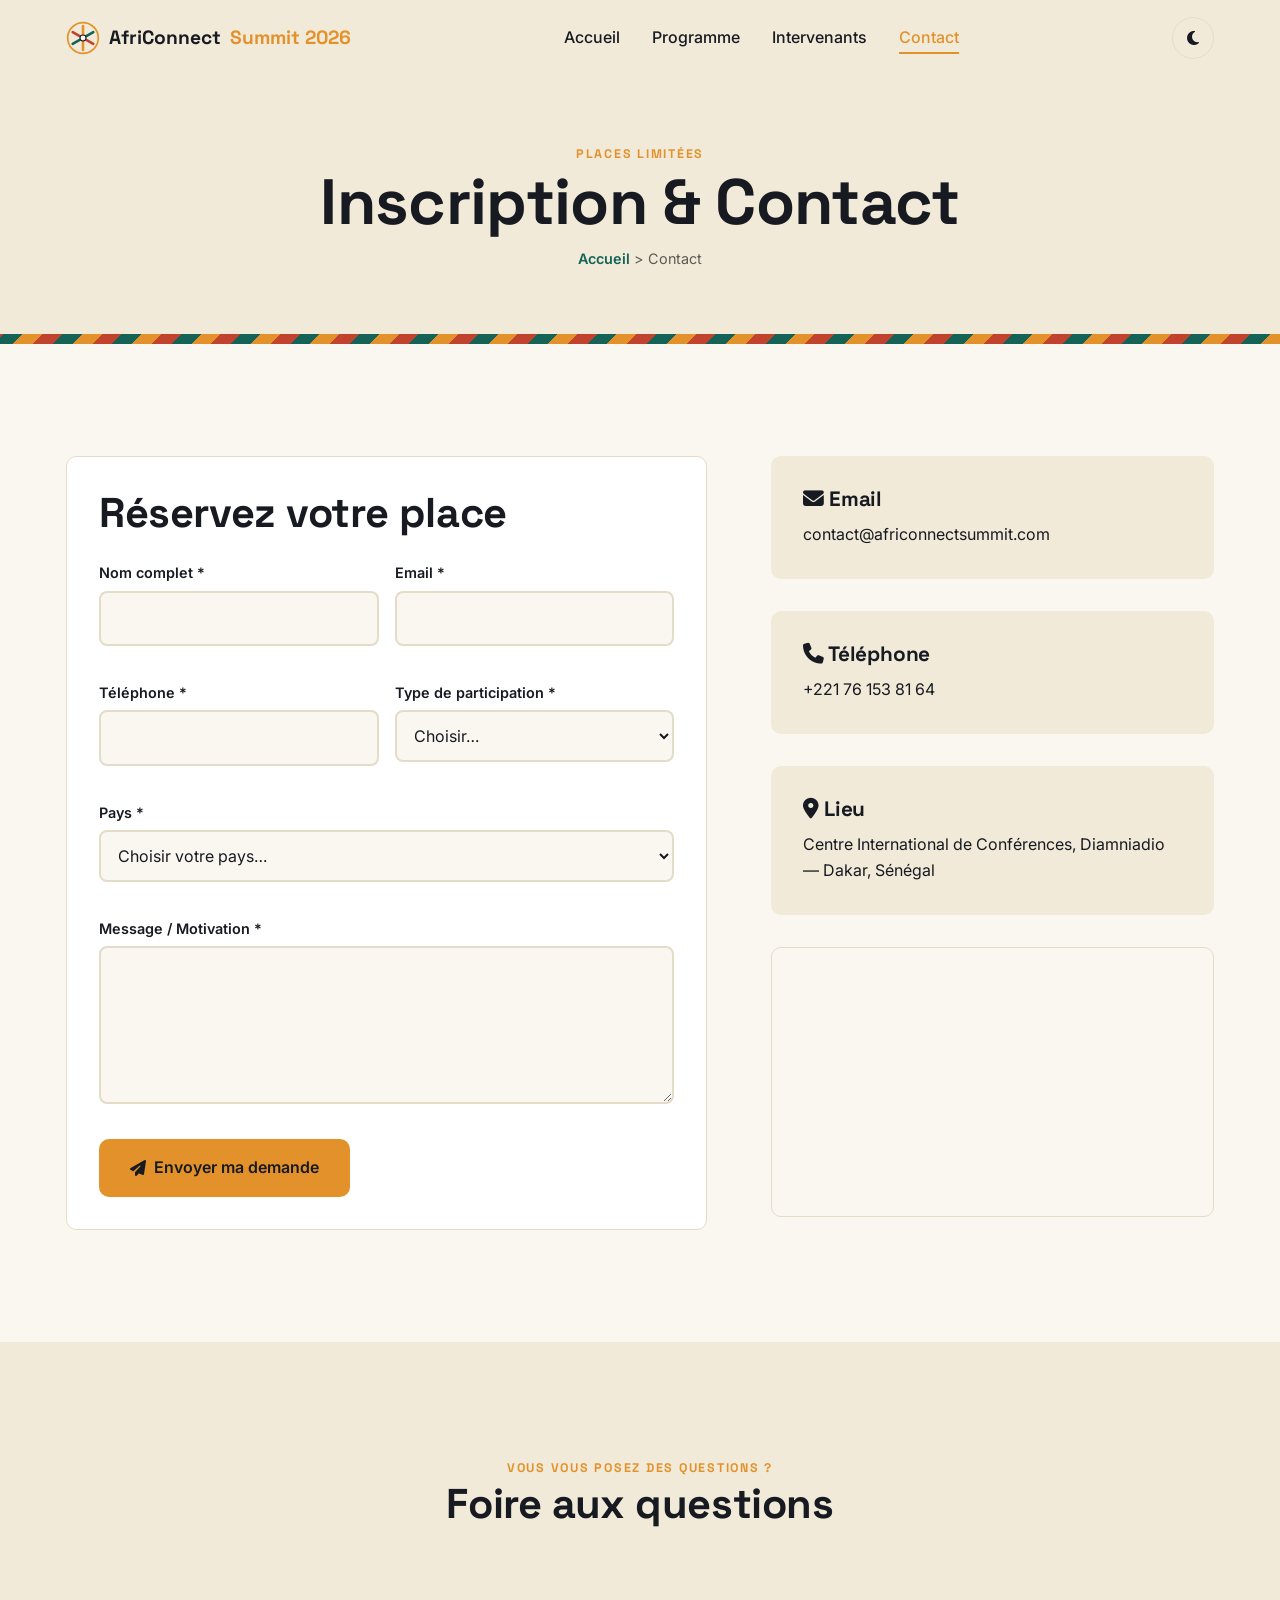
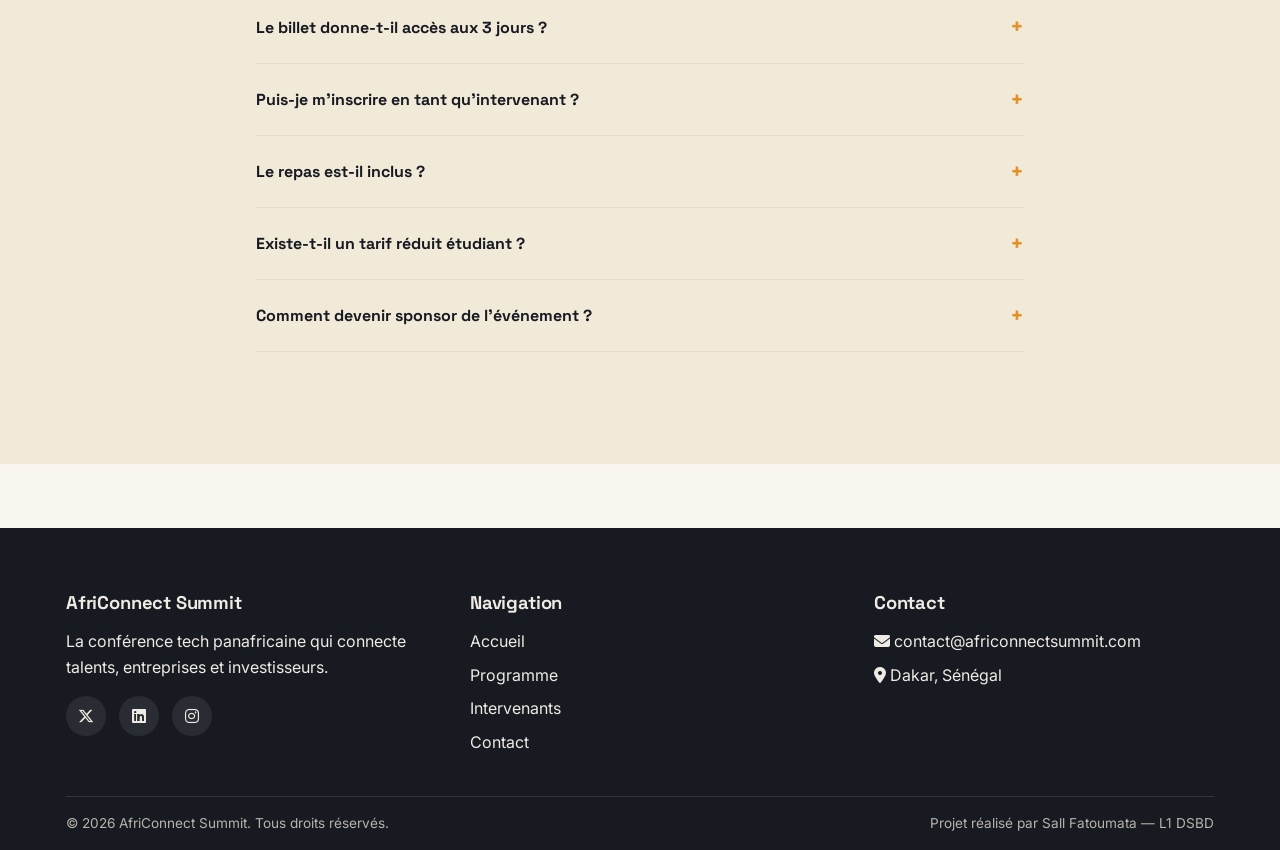
<file: contact.html>
<!DOCTYPE html>
<html lang="fr">
<head>
<meta charset="UTF-8">
<meta name="viewport" content="width=device-width, initial-scale=1.0">
<title>Contact &amp; Inscription — AfriConnect Summit 2026</title>
<meta name="description" content="Inscrivez-vous à AfriConnect Summit 2026 ou contactez notre équipe pour toute question.">

<link rel="icon" type="image/svg+xml" href="images/logo.svg">
<link rel="preconnect" href="https://fonts.googleapis.com">
<link href="https://fonts.googleapis.com/css2?family=Space+Grotesk:wght@500;700&family=Inter:wght@400;500;600&display=swap" rel="stylesheet">
<link rel="stylesheet" href="https://cdnjs.cloudflare.com/ajax/libs/font-awesome/6.5.1/css/all.min.css">
<link rel="stylesheet" href="CSS/style.css">
</head>
<body>

<header>
  <nav class="navbar" aria-label="Navigation principale">
    <div class="container">
      <a href="index.html" class="logo"><svg class="logo-mark" width="34" height="34" viewBox="0 0 40 40" fill="none" xmlns="http://www.w3.org/2000/svg" aria-hidden="true"><circle cx="20" cy="20" r="18" stroke="var(--primary)" stroke-width="2"/><line x1="20" y1="6" x2="20" y2="34" stroke="var(--primary)" stroke-width="3" stroke-linecap="round"/><line x1="20" y1="6" x2="20" y2="34" stroke="var(--secondary)" stroke-width="3" stroke-linecap="round" transform="rotate(60 20 20)"/><line x1="20" y1="6" x2="20" y2="34" stroke="var(--accent)" stroke-width="3" stroke-linecap="round" transform="rotate(-60 20 20)"/><circle cx="20" cy="20" r="3.5" fill="var(--bg)" stroke="var(--text)" stroke-width="1.2"/></svg>AfriConnect <span>Summit 2026</span></a>
      <ul class="nav-links">
        <li><a href="index.html">Accueil</a></li>
        <li><a href="programme.html">Programme</a></li>
        <li><a href="intervenants.html">Intervenants</a></li>
        <li><a href="contact.html" aria-current="page">Contact</a></li>
      </ul>
      <div class="nav-actions">
        <button class="theme-toggle" aria-label="Basculer le thème sombre / clair"><i class="fa-solid fa-moon"></i></button>
        <button class="hamburger" aria-label="Ouvrir le menu" aria-expanded="false"><span></span><span></span><span></span></button>
      </div>
    </div>
  </nav>
</header>

<main>

  <section class="hero-internal">
    <div class="container">
      <span class="eyebrow">Places limitées</span>
      <h1>Inscription &amp; Contact</h1>
      <p class="breadcrumb"><a href="index.html">Accueil</a> &gt; Contact</p>
    </div>
  </section>

  <div class="wax-divider"></div>

  <!-- ===================== FORMULAIRE + INFOS ===================== -->
  <section class="contact-section">
    <div class="container">
      <div class="contact-layout">

        <form class="contact-form reveal-left" id="contact-form" novalidate>
          <h2 style="margin-bottom:1.5rem;">Réservez votre place</h2>

          <div class="form-row">
            <div class="form-group">
              <label for="nom">Nom complet *</label>
              <input type="text" id="nom" name="nom" required>
              <span class="error-msg"></span>
            </div>
            <div class="form-group">
              <label for="email">Email *</label>
              <input type="email" id="email" name="email" required>
              <span class="error-msg"></span>
            </div>
          </div>

          <div class="form-row">
            <div class="form-group">
              <label for="telephone">Téléphone *</label>
              <input type="tel" id="telephone" name="telephone" required>
              <span class="error-msg"></span>
            </div>
            <div class="form-group">
              <label for="participation">Type de participation *</label>
              <select id="participation" name="participation" required>
                <option value="">Choisir…</option>
                <option value="participant">Participant</option>
                <option value="intervenant">Intervenant</option>
                <option value="sponsor">Sponsor</option>
                <option value="presse">Presse</option>
              </select>
              <span class="error-msg"></span>
            </div>
          </div>

          <div class="form-row">
            <div class="form-group" style="flex: 1 1 100%;">
              <label for="pays">Pays *</label>
              <select id="pays" name="pays" required>
                <option value="">Choisir votre pays…</option>
                <option value="senegal">Sénégal</option>
                <option value="cote-ivoire">Côte d'Ivoire</option>
                <option value="ghana">Ghana</option>
                <option value="nigeria">Nigéria</option>
                <option value="kenya">Kenya</option>
                <option value="maroc">Maroc</option>
                <option value="tunisie">Tunisie</option>
                <option value="afrique-sud">Afrique du Sud</option>
                <option value="mali">Mali</option>
                <option value="cameroun">Cameroun</option>
                <option value="benin">Bénin</option>
                <option value="rwanda">Rwanda</option>
              </select>
              <span class="error-msg"></span>
            </div>
          </div>

          <div class="form-row">
            <div class="form-group" style="flex: 1 1 100%;">
              <label for="message">Message / Motivation *</label>
              <textarea id="message" name="message" rows="5" required></textarea>
              <span class="error-msg"></span>
            </div>
          </div>

          <button type="submit" class="btn btn-primary"><i class="fa-solid fa-paper-plane"></i> Envoyer ma demande</button>

          <div class="form-success" id="form-success" tabindex="-1">
            <i class="fa-solid fa-circle-check"></i> Merci ! Votre demande a bien été envoyée. Notre équipe vous recontactera sous 48h.
          </div>
        </form>

        <aside class="contact-info reveal">
          <div class="info-card">
            <h3><i class="fa-solid fa-envelope"></i> Email</h3>
            <p>contact@africonnectsummit.com</p>
          </div>
          <div class="info-card">
            <h3><i class="fa-solid fa-phone"></i> Téléphone</h3>
            <p>+221 76 153 81 64</p>
          </div>
          <div class="info-card">
            <h3><i class="fa-solid fa-location-dot"></i> Lieu</h3>
            <p>Centre International de Conférences, Diamniadio — Dakar, Sénégal</p>
          </div>
          <div class="map-frame">
            <iframe
              src="https://www.google.com/maps?q=Dakar,Senegal&output=embed"
              title="Localisation d'AfriConnect Summit à Dakar"
              loading="lazy"
              referrerpolicy="no-referrer-when-downgrade">
            </iframe>
          </div>
        </aside>

      </div>
    </div>
  </section>

  <!-- ===================== FAQ (accordéon CSS pur) ===================== -->
  <section class="faq-section" style="background: var(--bg-alt);">
    <div class="container" style="max-width: 800px;">
      <div class="section-head reveal">
        <span class="eyebrow">Vous vous posez des questions ?</span>
        <h2>Foire aux questions</h2>
      </div>

      <div class="faq-list reveal">
        <div class="faq-item">
          <input type="checkbox" id="faq1">
          <label for="faq1">Le billet donne-t-il accès aux 3 jours ?</label>
          <div class="faq-answer"><p>Oui, un billet unique vous donne accès à l'ensemble des sessions, ateliers et espaces networking pendant les 3 jours de la conférence.</p></div>
        </div>
        <div class="faq-item">
          <input type="checkbox" id="faq2">
          <label for="faq2">Puis-je m'inscrire en tant qu'intervenant ?</label>
          <div class="faq-answer"><p>Oui, sélectionnez « Intervenant » dans le formulaire. Notre comité étudiera votre proposition sous 10 jours ouvrés.</p></div>
        </div>
        <div class="faq-item">
          <input type="checkbox" id="faq3">
          <label for="faq3">Le repas est-il inclus ?</label>
          <div class="faq-answer"><p>Les déjeuners et pauses café sont inclus dans le billet Participant pour les 3 jours de l'événement.</p></div>
        </div>
        <div class="faq-item">
          <input type="checkbox" id="faq4">
          <label for="faq4">Existe-t-il un tarif réduit étudiant ?</label>
          <div class="faq-answer"><p>Oui, un tarif étudiant est disponible sur présentation d'une carte étudiante valide lors du retrait du badge.</p></div>
        </div>
        <div class="faq-item">
          <input type="checkbox" id="faq5">
          <label for="faq5">Comment devenir sponsor de l'événement ?</label>
          <div class="faq-answer"><p>Choisissez « Sponsor » dans le formulaire de contact ; notre équipe partenariats vous enverra notre dossier sponsoring.</p></div>
        </div>
      </div>
    </div>
  </section>

</main>

<footer>
  <div class="container">
    <div class="footer-grid">
      <div class="footer-col">
        <h3>AfriConnect Summit</h3>
        <p>La conférence tech panafricaine qui connecte talents, entreprises et investisseurs.</p>
        <div class="social-icons" style="margin-top:1rem;">
          <a href="#" aria-label="Twitter / X"><i class="fa-brands fa-x-twitter"></i></a>
          <a href="#" aria-label="LinkedIn"><i class="fa-brands fa-linkedin"></i></a>
          <a href="#" aria-label="Instagram"><i class="fa-brands fa-instagram"></i></a>
        </div>
      </div>
      <div class="footer-col">
        <h3>Navigation</h3>
        <ul>
          <li><a href="index.html">Accueil</a></li>
          <li><a href="programme.html">Programme</a></li>
          <li><a href="intervenants.html">Intervenants</a></li>
          <li><a href="contact.html">Contact</a></li>
        </ul>
      </div>
      <div class="footer-col">
        <h3>Contact</h3>
        <ul>
          <li><i class="fa-solid fa-envelope"></i> contact@africonnectsummit.com</li>
          <li><i class="fa-solid fa-location-dot"></i> Dakar, Sénégal</li>
        </ul>
      </div>
    </div>
    <div class="footer-bottom">
      <p>&copy; <span class="current-year">2026</span> AfriConnect Summit. Tous droits réservés.</p>
      <p>Projet réalisé par Sall Fatoumata — L1 DSBD</p>
    </div>
  </div>
</footer>

<button class="back-to-top" aria-label="Retour en haut"><i class="fa-solid fa-arrow-up"></i></button>
<script src="JS/main.js"></script>
</body>
</html>
</file>
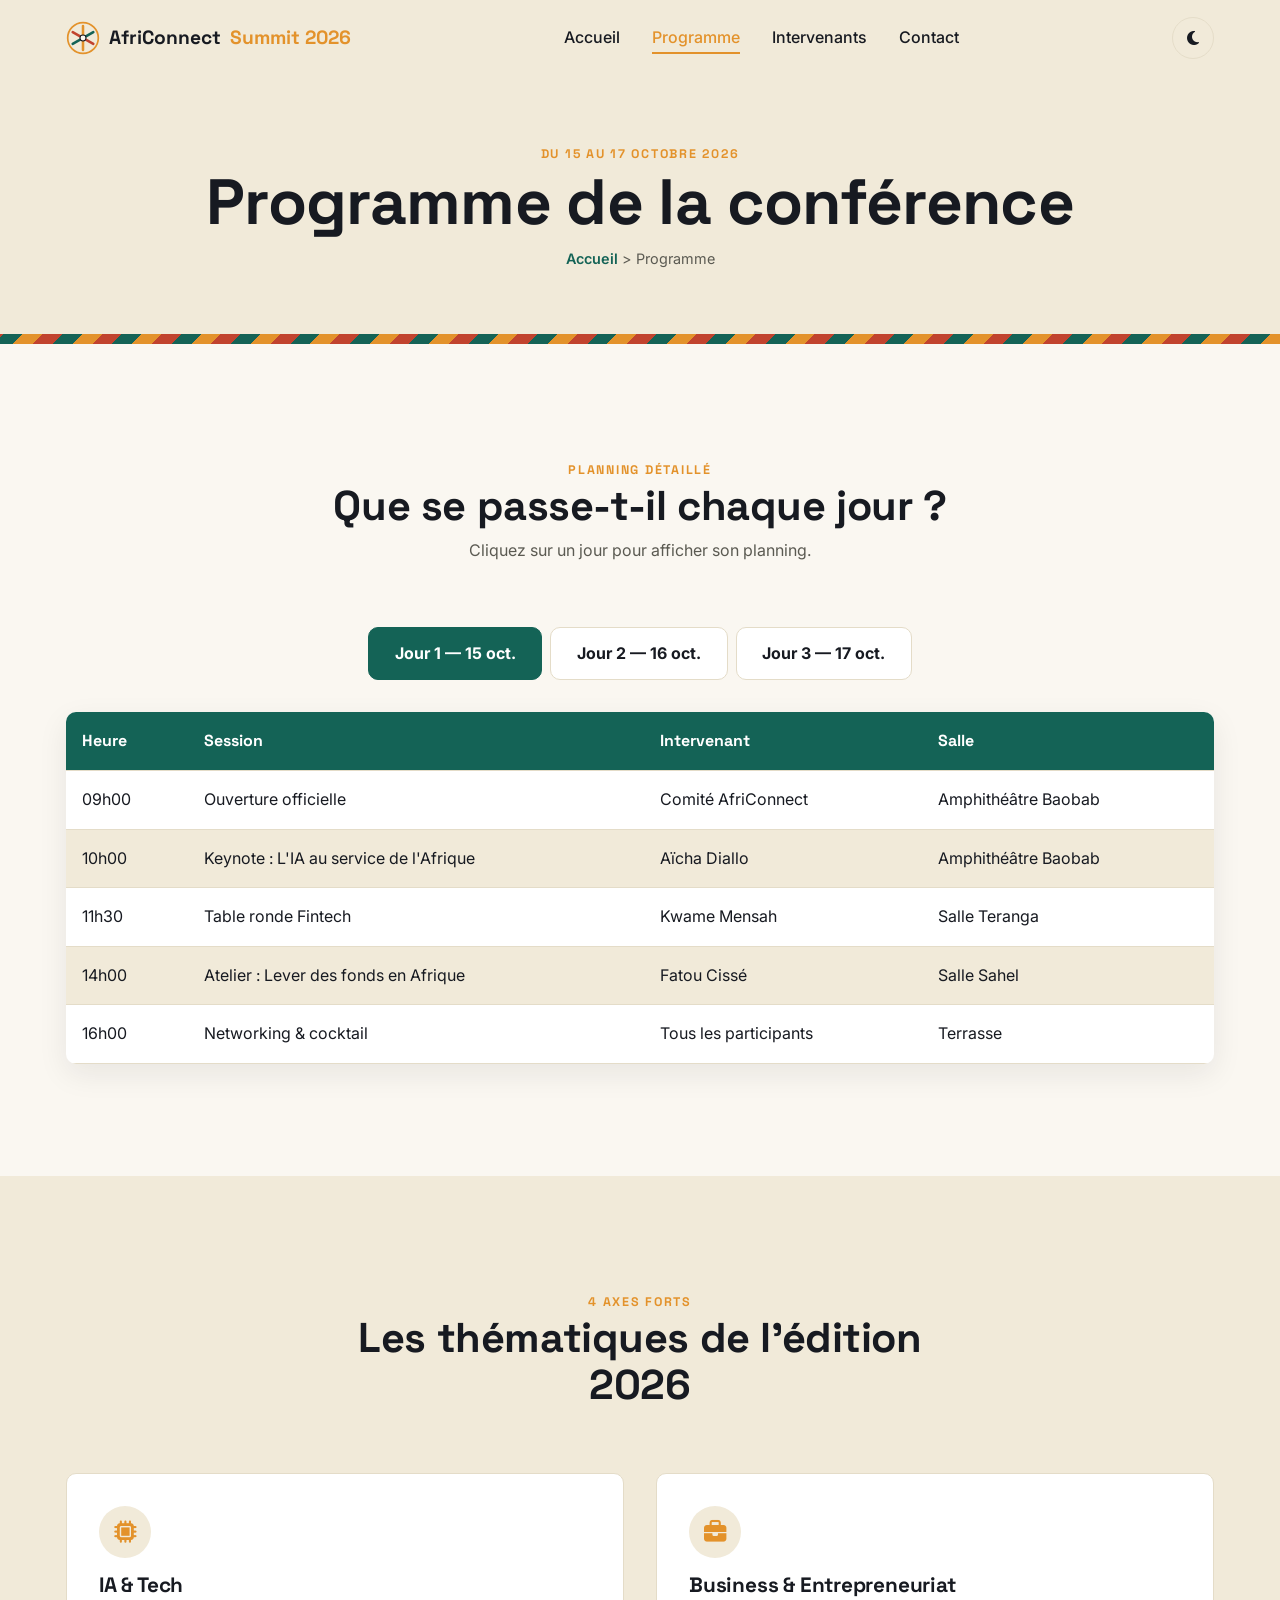
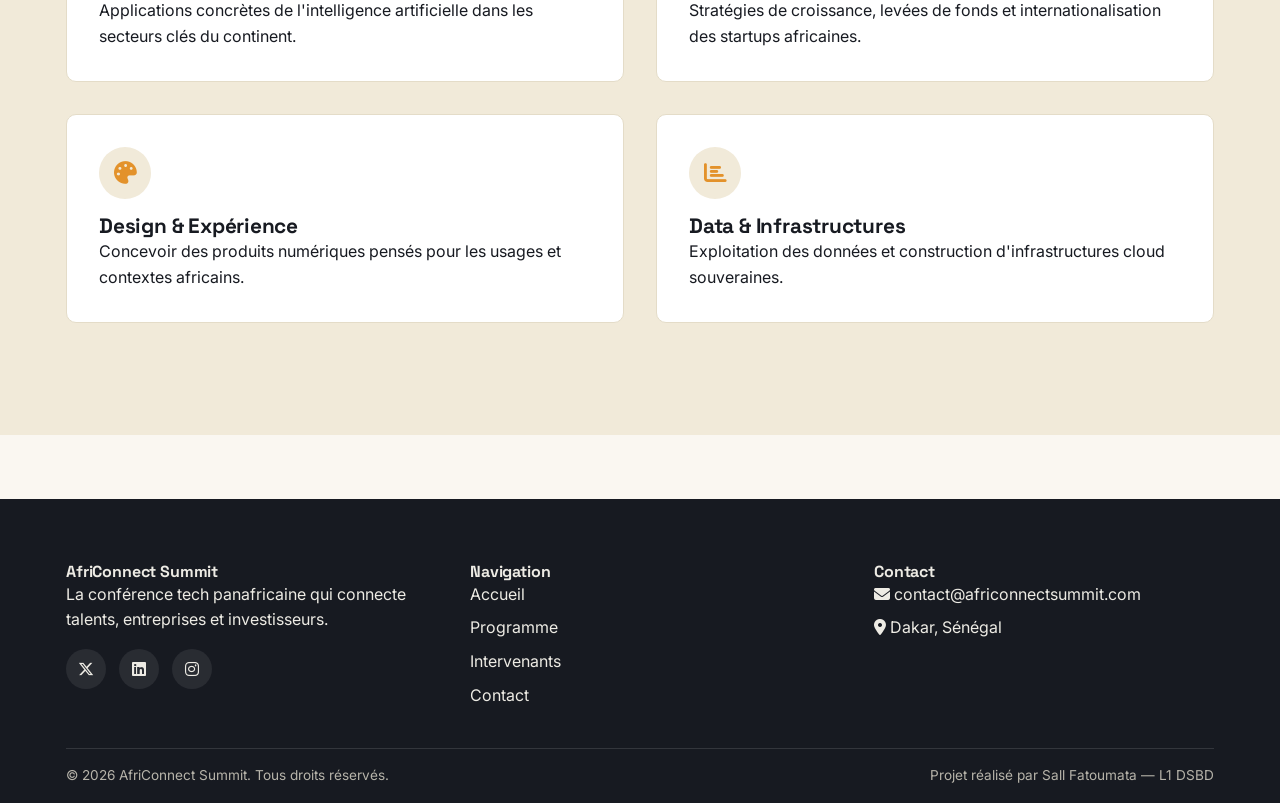
<file: programme.html>
<!DOCTYPE html>
<html lang="fr">
<head>
<meta charset="UTF-8">
<meta name="viewport" content="width=device-width, initial-scale=1.0">
<title>Programme — AfriConnect Summit 2026</title>
<meta name="description" content="Découvrez le programme complet des 3 jours d'AfriConnect Summit 2026 : sessions, intervenants et thématiques.">

<link rel="icon" type="image/svg+xml" href="images/logo.svg">
<link rel="preconnect" href="https://fonts.googleapis.com">
<link href="https://fonts.googleapis.com/css2?family=Space+Grotesk:wght@500;700&family=Inter:wght@400;500;600&display=swap" rel="stylesheet">
<link rel="stylesheet" href="https://cdnjs.cloudflare.com/ajax/libs/font-awesome/6.5.1/css/all.min.css">
<link rel="stylesheet" href="CSS/style.css">
</head>
<body>

<header>
  <nav class="navbar" aria-label="Navigation principale">
    <div class="container">
      <a href="index.html" class="logo"><svg class="logo-mark" width="34" height="34" viewBox="0 0 40 40" fill="none" xmlns="http://www.w3.org/2000/svg" aria-hidden="true"><circle cx="20" cy="20" r="18" stroke="var(--primary)" stroke-width="2"/><line x1="20" y1="6" x2="20" y2="34" stroke="var(--primary)" stroke-width="3" stroke-linecap="round"/><line x1="20" y1="6" x2="20" y2="34" stroke="var(--secondary)" stroke-width="3" stroke-linecap="round" transform="rotate(60 20 20)"/><line x1="20" y1="6" x2="20" y2="34" stroke="var(--accent)" stroke-width="3" stroke-linecap="round" transform="rotate(-60 20 20)"/><circle cx="20" cy="20" r="3.5" fill="var(--bg)" stroke="var(--text)" stroke-width="1.2"/></svg>AfriConnect <span>Summit 2026</span></a>
      <ul class="nav-links">
        <li><a href="index.html">Accueil</a></li>
        <li><a href="programme.html" aria-current="page">Programme</a></li>
        <li><a href="intervenants.html">Intervenants</a></li>
        <li><a href="contact.html">Contact</a></li>
      </ul>
      <div class="nav-actions">
        <button class="theme-toggle" aria-label="Basculer le thème sombre / clair"><i class="fa-solid fa-moon"></i></button>
        <button class="hamburger" aria-label="Ouvrir le menu" aria-expanded="false"><span></span><span></span><span></span></button>
      </div>
    </div>
  </nav>
</header>

<main>

  <section class="hero-internal">
    <div class="container">
      <span class="eyebrow">Du 15 au 17 octobre 2026</span>
      <h1>Programme de la conférence</h1>
      <p class="breadcrumb"><a href="index.html">Accueil</a> &gt; Programme</p>
    </div>
  </section>

  <div class="wax-divider"></div>

  <!-- ===================== ONGLETS 3 JOURS ===================== -->
  <section class="schedule">
    <div class="container">
      <div class="section-head reveal">
        <span class="eyebrow">Planning détaillé</span>
        <h2>Que se passe-t-il chaque jour ?</h2>
        <p>Cliquez sur un jour pour afficher son planning.</p>
      </div>

      <div class="tabs" role="tablist">
        <button class="tab-btn active" data-tab="jour1" role="tab" aria-selected="true">Jour 1 — 15 oct.</button>
        <button class="tab-btn" data-tab="jour2" role="tab" aria-selected="false">Jour 2 — 16 oct.</button>
        <button class="tab-btn" data-tab="jour3" role="tab" aria-selected="false">Jour 3 — 17 oct.</button>
      </div>

      <div id="jour1" class="tab-panel active reveal">
        <table class="schedule-table">
          <thead>
            <tr><th>Heure</th><th>Session</th><th>Intervenant</th><th>Salle</th></tr>
          </thead>
          <tbody>
            <tr><td>09h00</td><td>Ouverture officielle</td><td>Comité AfriConnect</td><td>Amphithéâtre Baobab</td></tr>
            <tr><td>10h00</td><td>Keynote : L'IA au service de l'Afrique</td><td>Aïcha Diallo</td><td>Amphithéâtre Baobab</td></tr>
            <tr><td>11h30</td><td>Table ronde Fintech</td><td>Kwame Mensah</td><td>Salle Teranga</td></tr>
            <tr><td>14h00</td><td>Atelier : Lever des fonds en Afrique</td><td>Fatou Cissé</td><td>Salle Sahel</td></tr>
            <tr><td>16h00</td><td>Networking &amp; cocktail</td><td>Tous les participants</td><td>Terrasse</td></tr>
          </tbody>
        </table>
      </div>

      <div id="jour2" class="tab-panel reveal">
        <table class="schedule-table">
          <thead>
            <tr><th>Heure</th><th>Session</th><th>Intervenant</th><th>Salle</th></tr>
          </thead>
          <tbody>
            <tr><td>09h00</td><td>Panel Data Science en Afrique</td><td>Brian Otieno</td><td>Amphithéâtre Baobab</td></tr>
            <tr><td>10h30</td><td>Masterclass UX/UI mobile-first</td><td>Nadia Benali</td><td>Salle Sankofa</td></tr>
            <tr><td>13h00</td><td>Déjeuner networking</td><td>—</td><td>Terrasse</td></tr>
            <tr><td>14h30</td><td>Pitch startups (12 finalistes)</td><td>Jury AfriConnect</td><td>Salle Teranga</td></tr>
            <tr><td>17h00</td><td>Remise des prix startups</td><td>Comité AfriConnect</td><td>Amphithéâtre Baobab</td></tr>
          </tbody>
        </table>
      </div>

      <div id="jour3" class="tab-panel reveal">
        <table class="schedule-table">
          <thead>
            <tr><th>Heure</th><th>Session</th><th>Intervenant</th><th>Salle</th></tr>
          </thead>
          <tbody>
            <tr><td>09h00</td><td>Cybersécurité : enjeux continentaux</td><td>Samuel Adeyemi</td><td>Salle Sahel</td></tr>
            <tr><td>10h30</td><td>Atelier Cloud &amp; infrastructures</td><td>Grace Mwangi</td><td>Salle Sankofa</td></tr>
            <tr><td>12h00</td><td>Table ronde investisseurs</td><td>Fatou Cissé, Kwame Mensah</td><td>Amphithéâtre Baobab</td></tr>
            <tr><td>14h00</td><td>Session de clôture &amp; perspectives 2027</td><td>Comité AfriConnect</td><td>Amphithéâtre Baobab</td></tr>
            <tr><td>15h30</td><td>Cocktail de clôture</td><td>Tous les participants</td><td>Terrasse</td></tr>
          </tbody>
        </table>
      </div>
    </div>
  </section>

  <!-- ===================== THÉMATIQUES ===================== -->
  <section class="themes" style="background: var(--bg-alt);">
    <div class="container">
      <div class="section-head reveal">
        <span class="eyebrow">4 axes forts</span>
        <h2>Les thématiques de l'édition 2026</h2>
      </div>

      <div class="themes-grid">
        <article class="theme-card reveal">
          <div class="why-icon"><i class="fa-solid fa-microchip"></i></div>
          <h3>IA &amp; Tech</h3>
          <p>Applications concrètes de l'intelligence artificielle dans les secteurs clés du continent.</p>
        </article>
        <article class="theme-card reveal">
          <div class="why-icon"><i class="fa-solid fa-briefcase"></i></div>
          <h3>Business &amp; Entrepreneuriat</h3>
          <p>Stratégies de croissance, levées de fonds et internationalisation des startups africaines.</p>
        </article>
        <article class="theme-card reveal">
          <div class="why-icon"><i class="fa-solid fa-palette"></i></div>
          <h3>Design &amp; Expérience</h3>
          <p>Concevoir des produits numériques pensés pour les usages et contextes africains.</p>
        </article>
        <article class="theme-card reveal">
          <div class="why-icon"><i class="fa-solid fa-chart-bar"></i></div>
          <h3>Data &amp; Infrastructures</h3>
          <p>Exploitation des données et construction d'infrastructures cloud souveraines.</p>
        </article>
      </div>
    </div>
  </section>

</main>

<footer>
  <div class="container">
    <div class="footer-grid">
      <div class="footer-col">
        <h4>AfriConnect Summit</h4>
        <p>La conférence tech panafricaine qui connecte talents, entreprises et investisseurs.</p>
        <div class="social-icons" style="margin-top:1rem;">
          <a href="#" aria-label="Twitter / X"><i class="fa-brands fa-x-twitter"></i></a>
          <a href="#" aria-label="LinkedIn"><i class="fa-brands fa-linkedin"></i></a>
          <a href="#" aria-label="Instagram"><i class="fa-brands fa-instagram"></i></a>
        </div>
      </div>
      <div class="footer-col">
        <h4>Navigation</h4>
        <ul>
          <li><a href="index.html">Accueil</a></li>
          <li><a href="programme.html">Programme</a></li>
          <li><a href="intervenants.html">Intervenants</a></li>
          <li><a href="contact.html">Contact</a></li>
        </ul>
      </div>
      <div class="footer-col">
        <h4>Contact</h4>
        <ul>
          <li><i class="fa-solid fa-envelope"></i> contact@africonnectsummit.com</li>
          <li><i class="fa-solid fa-location-dot"></i> Dakar, Sénégal</li>
        </ul>
      </div>
    </div>
    <div class="footer-bottom">
      <p>&copy; <span class="current-year">2026</span> AfriConnect Summit. Tous droits réservés.</p>
      <p>Projet réalisé par Sall Fatoumata — L1 DSBD</p>
    </div>
  </div>
</footer>

<button class="back-to-top" aria-label="Retour en haut"><i class="fa-solid fa-arrow-up"></i></button>
<script src="JS/main.js"></script>
</body>
</html>
</file>
<file: CSS/style.css>
/* ==========================================================================
   AfriConnect Summit 2026 — style.css
   Structure : 1) Reset  2) Variables  3) Typo  4) Layout global
   5) Navbar  6) Hero  7) Sections communes  8) Composants  9) Footer
   10) Animations  11) Responsive
   ========================================================================== */

/* ---------- 1. RESET ---------- */
*, *::before, *::after { box-sizing: border-box; margin: 0; padding: 0; }
img { max-width: 100%; display: block; }
a { text-decoration: none; color: inherit; }
ul { list-style: none; }
button, input, select, textarea { font: inherit; color: inherit; }
html { scroll-behavior: smooth; }

/* ---------- 2. VARIABLES CSS ---------- */
:root {
  /* Palette (4 couleurs principales) */
  --color-ochre: #E3922B;      /* soleil / accent principal */
  --color-teal: #146356;       /* croissance / tech */
  --color-terracotta: #C1432E; /* accent chaud secondaire */
  --color-ink: #171A21;        /* texte / fond dark */

  /* Fond & texte — mode clair par défaut */
  --bg: #FAF7F1;
  --bg-alt: #F1EAD9;
  --surface: #FFFFFF;
  --text: var(--color-ink);
  --text-muted: #5B5A52;
  --border: #E4DCC8;

  --primary: var(--color-ochre);
  --secondary: var(--color-teal);
  --accent: var(--color-terracotta);

  /* Typo */
  --font-display: 'Space Grotesk', sans-serif;
  --font-body: 'Inter', sans-serif;

  /* Espacements */
  --space-xs: 0.5rem;
  --space-sm: 1rem;
  --space-md: 2rem;
  --space-lg: 4rem;
  --space-xl: 7rem;

  /* Radius & ombre */
  --radius: 10px;
  --shadow: 0 10px 30px rgba(23, 26, 33, 0.08);

  --navbar-h: 76px;
  --transition: 0.3s ease;
}

[data-theme="dark"] {
  --bg: #0E1116;
  --bg-alt: #171B22;
  --surface: #1B2028;
  --text: #F2EEE4;
  --text-muted: #A7ABB3;
  --border: #2A2F39;

  --primary: #F0A947;
  --secondary: #22A08D;
  --accent: #E06A50;

  --shadow: 0 10px 30px rgba(0, 0, 0, 0.45);
}

/* ---------- 3. TYPOGRAPHIE ---------- */
body {
  font-family: var(--font-body);
  background: var(--bg);
  color: var(--text);
  line-height: 1.6;
  transition: background var(--transition), color var(--transition);
}

h1, h2, h3, h4 {
  font-family: var(--font-display);
  font-weight: 700;
  line-height: 1.15;
  letter-spacing: -0.01em;
}

h1 { font-size: clamp(2.4rem, 5vw, 4.2rem); }
h2 { font-size: clamp(1.8rem, 3.5vw, 2.6rem); }
h3 { font-size: 1.3rem; }

.eyebrow {
  font-family: var(--font-display);
  text-transform: uppercase;
  letter-spacing: 0.14em;
  font-size: 0.78rem;
  color: var(--primary);
  font-weight: 700;
}

.section-head { max-width: 640px; margin: 0 auto var(--space-lg); text-align: center; }
.section-head p { color: var(--text-muted); margin-top: var(--space-xs); }

.container { max-width: 1180px; margin: 0 auto; padding: 0 var(--space-sm); }
section { padding: var(--space-xl) 0; }

/* ---------- Signature : rayures "wax" (motif géométrique inspiré des tissus africains) ---------- */
.wax-divider {
  height: 10px;
  width: 100%;
  background: repeating-linear-gradient(
    -45deg,
    var(--primary) 0px, var(--primary) 14px,
    var(--secondary) 14px, var(--secondary) 28px,
    var(--accent) 28px, var(--accent) 42px
  );
}

/* ---------- 4. BOUTONS ---------- */
.btn {
  display: inline-flex;
  align-items: center;
  gap: 0.5rem;
  padding: 0.9rem 1.8rem;
  border-radius: var(--radius);
  font-weight: 600;
  border: 2px solid transparent;
  cursor: pointer;
  transition: transform var(--transition), box-shadow var(--transition), background var(--transition), color var(--transition);
}
.btn:hover { transform: translateY(-3px); }
.btn:focus-visible { outline: 3px solid var(--secondary); outline-offset: 2px; }

.btn-primary { background: var(--primary); color: #171A21; }
.btn-primary:hover { box-shadow: 0 8px 24px rgba(227, 146, 43, 0.4); }

.btn-outline { background: transparent; border-color: var(--surface); color: var(--text); border-color: var(--border); }
.btn-outline:hover { border-color: var(--primary); color: var(--primary); }

/* ---------- 5. NAVBAR ---------- */
.navbar {
  position: fixed;
  top: 0; left: 0; right: 0;
  z-index: 1000;
  height: var(--navbar-h);
  display: flex;
  align-items: center;
  background: transparent;
  transition: background var(--transition), box-shadow var(--transition), height var(--transition);
}
.navbar.scrolled {
  background: var(--surface);
  box-shadow: var(--shadow);
  height: 64px;
}
.navbar .container {
  display: flex;
  align-items: center;
  justify-content: space-between;
  width: 100%;
}
.logo {
  font-family: var(--font-display);
  font-weight: 700;
  font-size: 1.2rem;
  display: flex;
  align-items: center;
  gap: 0.55rem;
}
.logo span { color: var(--primary); }
.logo-mark { flex-shrink: 0; }

.nav-links {
  display: flex;
  gap: var(--space-md);
  align-items: center;
}
.nav-links a {
  font-weight: 500;
  position: relative;
  padding: 0.3rem 0;
}
.nav-links a::after {
  content: "";
  position: absolute;
  left: 0; bottom: -2px;
  width: 0; height: 2px;
  background: var(--primary);
  transition: width var(--transition);
}
.nav-links a:hover::after, .nav-links a[aria-current="page"]::after { width: 100%; }
.nav-links a[aria-current="page"] { color: var(--primary); }

.nav-actions { display: flex; align-items: center; gap: var(--space-sm); }

.theme-toggle {
  background: var(--bg-alt);
  border: 1px solid var(--border);
  border-radius: 50%;
  width: 42px; height: 42px;
  display: flex; align-items: center; justify-content: center;
  cursor: pointer;
  transition: background var(--transition);
}
.theme-toggle:hover { background: var(--border); }

.hamburger {
  display: none;
  flex-direction: column;
  gap: 5px;
  background: none;
  border: none;
  cursor: pointer;
  padding: 0.5rem;
}
.hamburger span {
  width: 24px; height: 2px;
  background: var(--text);
  transition: transform var(--transition), opacity var(--transition);
}
.hamburger.active span:nth-child(1) { transform: translateY(7px) rotate(45deg); }
.hamburger.active span:nth-child(2) { opacity: 0; }
.hamburger.active span:nth-child(3) { transform: translateY(-7px) rotate(-45deg); }

/* ---------- 6. HERO (page d'accueil) ---------- */
.hero {
  min-height: 100vh;
  display: flex;
  flex-direction: column;
  justify-content: center;
  align-items: center;
  text-align: center;
  position: relative;
  padding-top: var(--navbar-h);
  background:
    radial-gradient(circle at 20% 20%, rgba(227,146,43,0.16), transparent 45%),
    radial-gradient(circle at 80% 30%, rgba(20,99,86,0.18), transparent 50%),
    var(--bg);
  overflow: hidden;
}
.hero-content { max-width: 780px; padding: 0 var(--space-sm); }
.hero .eyebrow { display: block; margin-bottom: var(--space-sm); }
.hero h1 { margin-bottom: var(--space-sm); }
.hero-sub { color: var(--text-muted); font-size: 1.1rem; margin-bottom: var(--space-md); }
.hero-cta { display: flex; gap: var(--space-sm); justify-content: center; flex-wrap: wrap; margin-bottom: var(--space-lg); }

.countdown {
  display: flex;
  gap: var(--space-sm);
  justify-content: center;
  flex-wrap: wrap;
}
.countdown .unit {
  background: var(--surface);
  border: 1px solid var(--border);
  border-radius: var(--radius);
  padding: var(--space-sm) var(--space-md);
  min-width: 90px;
  box-shadow: var(--shadow);
}
.countdown .num { font-family: var(--font-display); font-size: 2rem; font-weight: 700; color: var(--primary); display: block; }
.countdown .label { font-size: 0.75rem; text-transform: uppercase; letter-spacing: 0.08em; color: var(--text-muted); }

/* Hero pages internes */
.hero-internal {
  padding-top: calc(var(--navbar-h) + var(--space-lg));
  padding-bottom: var(--space-lg);
  text-align: center;
  background: var(--bg-alt);
}
.breadcrumb { color: var(--text-muted); margin-top: var(--space-xs); font-size: 0.9rem; }
.breadcrumb a { color: var(--secondary); font-weight: 600; }

/* ---------- 7. CHIFFRES CLÉS ---------- */
.stats-grid {
  display: grid;
  grid-template-columns: repeat(4, 1fr);
  gap: var(--space-md);
}
.stat-card {
  background: var(--surface);
  border: 1px solid var(--border);
  border-radius: var(--radius);
  padding: var(--space-md);
  text-align: center;
  transition: transform var(--transition), box-shadow var(--transition);
}
.stat-card:hover { transform: translateY(-6px); box-shadow: var(--shadow); }
.stat-num { font-family: var(--font-display); font-size: 2.6rem; font-weight: 700; color: var(--secondary); }
.stat-label { color: var(--text-muted); margin-top: 0.3rem; }

/* ---------- POURQUOI PARTICIPER ---------- */
.why-grid { display: flex; gap: var(--space-md); flex-wrap: wrap; }
.why-card { flex: 1 1 280px; background: var(--surface); border-radius: var(--radius); padding: var(--space-md); border: 1px solid var(--border); transition: transform var(--transition); }
.why-card:hover { transform: translateY(-6px); }
.why-icon { width: 52px; height: 52px; border-radius: 50%; background: var(--bg-alt); display: flex; align-items: center; justify-content: center; margin-bottom: var(--space-sm); color: var(--primary); font-size: 1.4rem; }

/* ---------- INTERVENANTS / SPEAKERS ---------- */
.speakers-grid {
  display: grid;
  grid-template-columns: repeat(4, 1fr);
  gap: var(--space-md);
}
.speaker-card {
  background: var(--surface);
  border-radius: var(--radius);
  overflow: hidden;
  border: 1px solid var(--border);
  transition: transform var(--transition), box-shadow var(--transition);
}
.speaker-card:hover { transform: translateY(-8px); box-shadow: var(--shadow); }
.speaker-photo { aspect-ratio: 1/1; overflow: hidden; }
.speaker-photo img { width: 100%; height: 100%; object-fit: cover; transition: transform var(--transition); }
.speaker-card:hover .speaker-photo img { transform: scale(1.08); }
.speaker-info { padding: var(--space-sm); }
.speaker-info h3 { font-size: 1.05rem; }
.speaker-role { color: var(--secondary); font-size: 0.9rem; font-weight: 600; margin: 0.2rem 0; }
.speaker-country { color: var(--text-muted); font-size: 0.85rem; }
.cta-center { text-align: center; margin-top: var(--space-lg); }

/* Grille 3 colonnes pour la page intervenants (9 fiches) */
.speakers-grid.grid-3 { grid-template-columns: repeat(3, 1fr); }

/* Filtres */
.filter-bar {
  display: flex;
  justify-content: center;
  gap: var(--space-xs);
  flex-wrap: wrap;
  margin-bottom: var(--space-lg);
}
.filter-btn {
  background: var(--surface);
  border: 1px solid var(--border);
  border-radius: 999px;
  padding: 0.6rem 1.3rem;
  font-weight: 600;
  cursor: pointer;
  transition: background var(--transition), color var(--transition), border-color var(--transition);
}
.filter-btn:hover { border-color: var(--primary); }
.filter-btn.active { background: var(--primary); color: #171A21; border-color: var(--primary); }
.speaker-card.hidden { display: none; }

/* ---------- SPONSORS ---------- */
.sponsors-tiers { display: flex; flex-direction: column; gap: var(--space-lg); align-items: center; }
.sponsor-tier { text-align: center; width: 100%; }
.sponsor-tier .eyebrow { display: block; margin-bottom: var(--space-sm); }
.sponsor-row { display: flex; justify-content: center; align-items: center; gap: var(--space-md); flex-wrap: wrap; }
.sponsor-logo {
  background: var(--surface);
  border: 1px solid var(--border);
  border-radius: var(--radius);
  display: flex; align-items: center; justify-content: center;
  font-family: var(--font-display); font-weight: 700; color: var(--text-muted);
}
.tier-or .sponsor-logo { width: 200px; height: 100px; font-size: 1.1rem; border-color: var(--primary); }
.tier-argent .sponsor-logo { width: 160px; height: 80px; font-size: 0.95rem; }
.tier-bronze .sponsor-logo { width: 130px; height: 65px; font-size: 0.8rem; }

/* ---------- 9. FOOTER ---------- */
footer {
  background: var(--color-ink);
  color: #EDEBE4;
  padding: var(--space-lg) 0 var(--space-sm);
  margin-top: var(--space-lg);
}
.footer-grid {
  display: flex;
  justify-content: space-between;
  gap: var(--space-lg);
  flex-wrap: wrap;
  padding-bottom: var(--space-md);
}
.footer-col { flex: 1 1 220px; }
.footer-col h3 { font-family: var(--font-display); font-size: 1.15rem; margin-bottom: var(--space-sm); }
.footer-col ul li { margin-bottom: 0.5rem; }
.footer-col a:hover { color: var(--primary); }
.social-icons { display: flex; gap: 0.8rem; }
.social-icons a {
  width: 40px; height: 40px;
  border-radius: 50%;
  background: rgba(255,255,255,0.08);
  display: flex; align-items: center; justify-content: center;
  transition: background var(--transition), transform var(--transition);
}
.social-icons a:hover { background: var(--primary); color: #171A21; transform: translateY(-3px); }
.footer-bottom {
  border-top: 1px solid rgba(255,255,255,0.12);
  padding-top: var(--space-sm);
  display: flex;
  justify-content: space-between;
  flex-wrap: wrap;
  gap: 0.5rem;
  font-size: 0.85rem;
  color: #B7B4AA;
}

.back-to-top {
  position: fixed;
  bottom: 24px; right: 24px;
  width: 48px; height: 48px;
  border-radius: 50%;
  background: var(--primary);
  color: #171A21;
  border: none;
  display: flex; align-items: center; justify-content: center;
  font-size: 1.2rem;
  cursor: pointer;
  box-shadow: var(--shadow);
  opacity: 0;
  visibility: hidden;
  transform: translateY(10px);
  transition: opacity var(--transition), transform var(--transition), visibility var(--transition);
  z-index: 900;
}
.back-to-top.show { opacity: 1; visibility: visible; transform: translateY(0); }

/* ---------- 10. ANIMATIONS AU SCROLL ---------- */
.reveal { opacity: 0; transform: translateY(30px); transition: opacity 0.7s ease, transform 0.7s ease; }
.reveal.visible { opacity: 1; transform: translateY(0); }
.reveal-zoom { opacity: 0; transform: scale(0.85); transition: opacity 0.7s ease, transform 0.7s ease; }
.reveal-zoom.visible { opacity: 1; transform: scale(1); }
.reveal-left { opacity: 0; transform: translateX(-40px); transition: opacity 0.7s ease, transform 0.7s ease; }
.reveal-left.visible { opacity: 1; transform: translateX(0); }

@keyframes fadeInUp {
  from { opacity: 0; transform: translateY(24px); }
  to { opacity: 1; transform: translateY(0); }
}
.hero-content > * { animation: fadeInUp 0.8s ease both; }
.hero-content > *:nth-child(2) { animation-delay: 0.1s; }
.hero-content > *:nth-child(3) { animation-delay: 0.2s; }
.hero-content > *:nth-child(4) { animation-delay: 0.3s; }
.hero-content > *:nth-child(5) { animation-delay: 0.4s; }

@media (prefers-reduced-motion: reduce) {
  *, *::before, *::after { animation-duration: 0.01ms !important; transition-duration: 0.01ms !important; }
}

/* ---------- PROGRAMME : onglets ---------- */
.tabs { display: flex; justify-content: center; gap: var(--space-xs); margin-bottom: var(--space-md); flex-wrap: wrap; }
.tab-btn {
  background: var(--surface);
  border: 1px solid var(--border);
  padding: 0.8rem 1.6rem;
  border-radius: var(--radius);
  font-weight: 700;
  cursor: pointer;
  transition: background var(--transition), color var(--transition);
}
.tab-btn.active { background: var(--secondary); color: #fff; border-color: var(--secondary); }
.tab-panel { display: none; }
.tab-panel.active { display: block; }

.schedule-table { width: 100%; border-collapse: collapse; background: var(--surface); border-radius: var(--radius); overflow: hidden; box-shadow: var(--shadow); }
.schedule-table th, .schedule-table td { padding: 1rem; text-align: left; border-bottom: 1px solid var(--border); }
.schedule-table th { background: var(--secondary); color: #fff; font-family: var(--font-display); }
.schedule-table tr:nth-child(even) { background: var(--bg-alt); }
.schedule-table tr:hover { background: rgba(227,146,43,0.12); }

.themes-grid { display: grid; grid-template-columns: repeat(2, 1fr); gap: var(--space-md); }
.theme-card { background: var(--surface); border: 1px solid var(--border); border-radius: var(--radius); padding: var(--space-md); }
.theme-card .why-icon { margin-bottom: var(--space-sm); }

/* ---------- CONTACT ---------- */
.contact-layout { display: flex; gap: var(--space-lg); align-items: flex-start; }
.contact-form { flex: 1.3; background: var(--surface); border: 1px solid var(--border); border-radius: var(--radius); padding: var(--space-md); }
.contact-info { flex: 1; }
.form-row { display: flex; gap: var(--space-sm); flex-wrap: wrap; margin-bottom: var(--space-sm); }
.form-group { flex: 1 1 200px; display: flex; flex-direction: column; gap: 0.4rem; }
.form-group label { font-weight: 600; font-size: 0.9rem; }
.form-group input, .form-group select, .form-group textarea {
  padding: 0.8rem;
  border: 2px solid var(--border);
  border-radius: 8px;
  background: var(--bg);
  color: var(--text);
  transition: border-color var(--transition);
}
.form-group input:focus, .form-group select:focus, .form-group textarea:focus {
  outline: none; border-color: var(--secondary);
}
.form-group.valid input, .form-group.valid select, .form-group.valid textarea { border-color: #2E9E5B; }
.form-group.invalid input, .form-group.invalid select, .form-group.invalid textarea { border-color: var(--accent); }
.error-msg { color: var(--accent); font-size: 0.8rem; min-height: 1em; }
.form-success {
  display: none;
  background: rgba(46,158,91,0.12);
  border: 1px solid #2E9E5B;
  color: #2E9E5B;
  padding: var(--space-sm);
  border-radius: var(--radius);
  margin-top: var(--space-sm);
  font-weight: 600;
}
.form-success.show { display: block; }

.info-card { background: var(--bg-alt); border-radius: var(--radius); padding: var(--space-md); margin-bottom: var(--space-md); }
.info-card h3 { margin-bottom: 0.6rem; }
.map-frame { border-radius: var(--radius); overflow: hidden; border: 1px solid var(--border); }
.map-frame iframe { width: 100%; height: 260px; border: 0; }

/* FAQ accordéon CSS pur */
.faq-item { border-bottom: 1px solid var(--border); }
.faq-item input[type="checkbox"] { display: none; }
.faq-item label {
  display: flex;
  justify-content: space-between;
  align-items: center;
  padding: 1.1rem 0;
  cursor: pointer;
  font-weight: 700;
  font-family: var(--font-display);
}
.faq-item label::after { content: "+"; font-size: 1.4rem; color: var(--primary); transition: transform var(--transition); }
.faq-item input:checked + label::after { transform: rotate(45deg); }
.faq-answer {
  max-height: 0;
  overflow: hidden;
  color: var(--text-muted);
  transition: max-height 0.4s ease, padding 0.4s ease;
}
.faq-item input:checked ~ .faq-answer {
  max-height: 260px;
  padding-bottom: 1.2rem;
}
.visually-hidden {
  position: absolute;
  width: 1px; height: 1px;
  padding: 0; margin: -1px;
  overflow: hidden;
  clip: rect(0, 0, 0, 0);
  white-space: nowrap;
  border: 0;
}

/* ---------- 11. RESPONSIVE ---------- */
@media (max-width: 1200px) {
  .speakers-grid { grid-template-columns: repeat(2, 1fr); }
}

@media (max-width: 768px) {
  .stats-grid { grid-template-columns: repeat(2, 1fr); }
  .speakers-grid, .speakers-grid.grid-3 { grid-template-columns: repeat(2, 1fr); }
  .themes-grid { grid-template-columns: 1fr; }
  .contact-layout { flex-direction: column; }
  .nav-links { display: none; }
  .hamburger { display: flex; }

  .navbar.mobile-open .nav-links {
    display: flex;
    flex-direction: column;
    position: absolute;
    top: 100%; left: 0; right: 0;
    background: var(--surface);
    padding: var(--space-md);
    box-shadow: var(--shadow);
    gap: var(--space-sm);
  }
}

@media (max-width: 375px) {
  .stats-grid, .speakers-grid, .speakers-grid.grid-3 { grid-template-columns: 1fr; }
  .countdown .unit { min-width: 70px; padding: 0.6rem; }
  section { padding: var(--space-lg) 0; }
}
</file>
